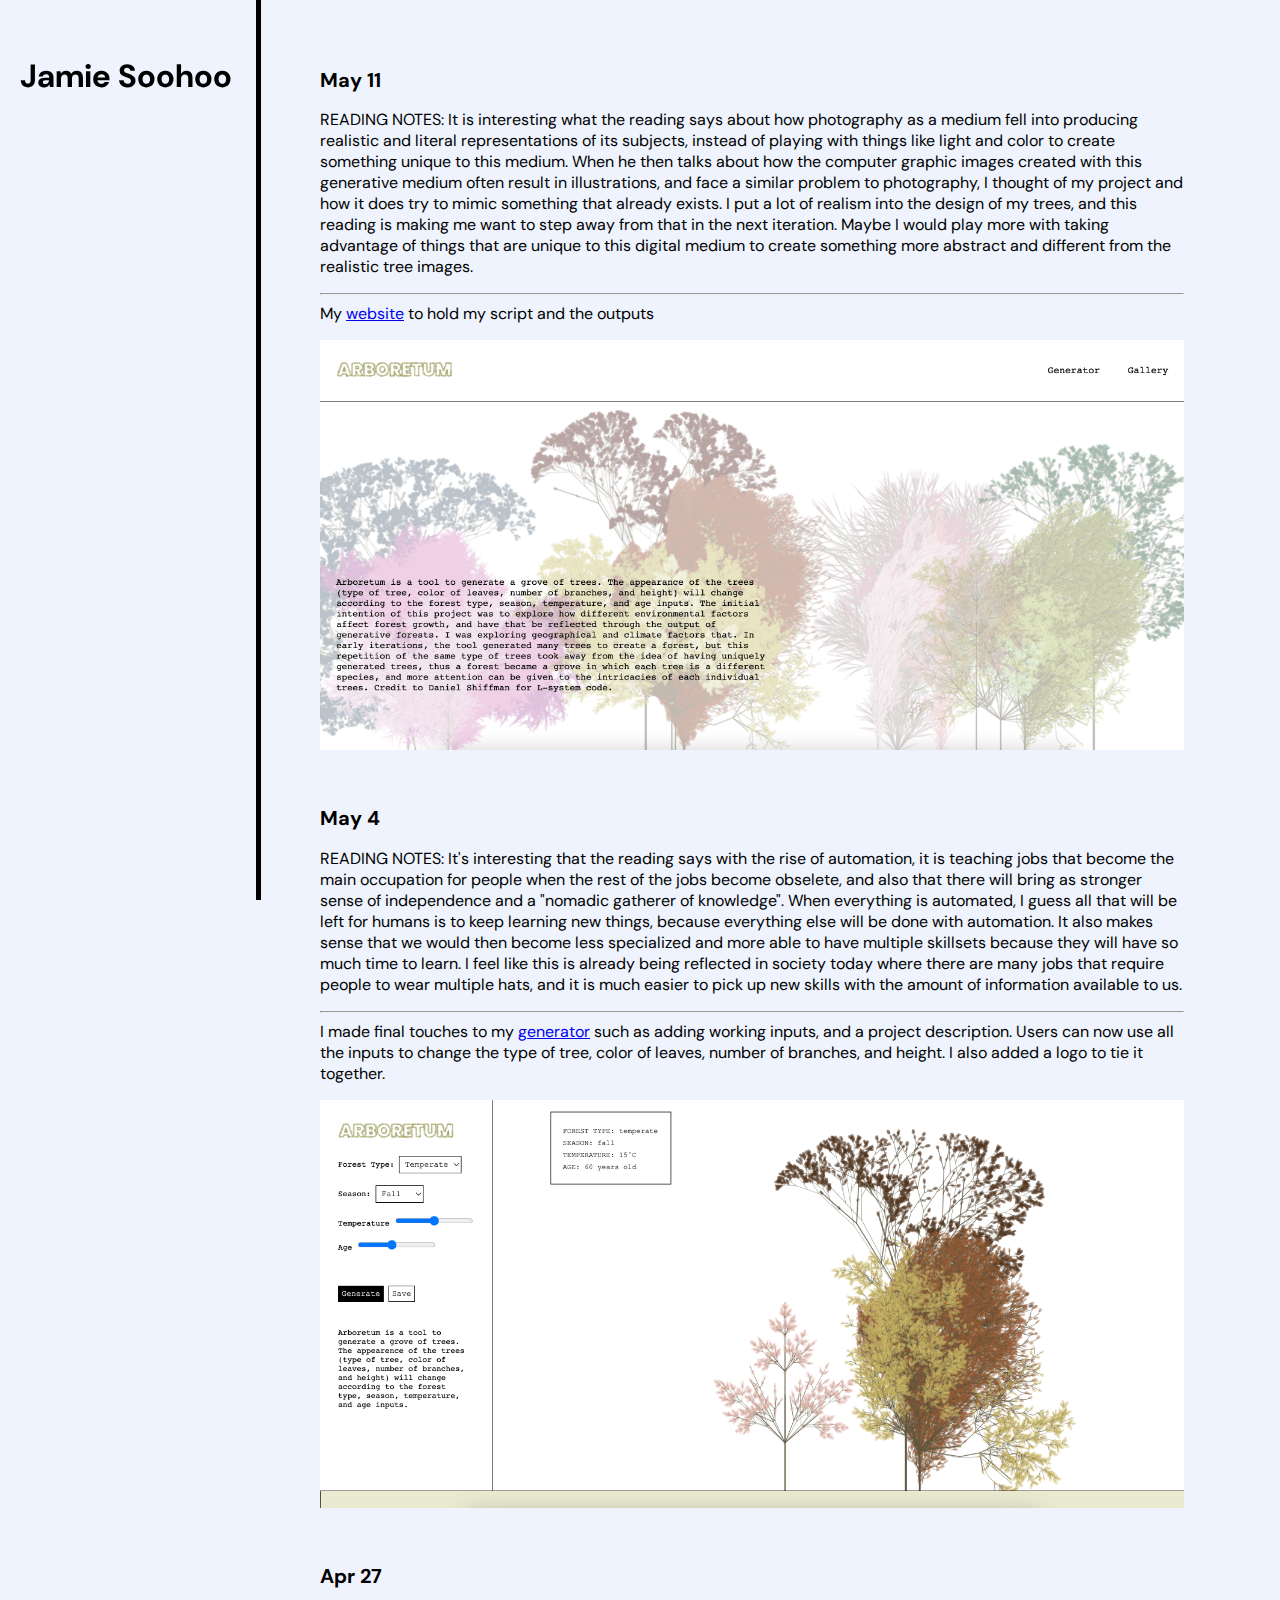
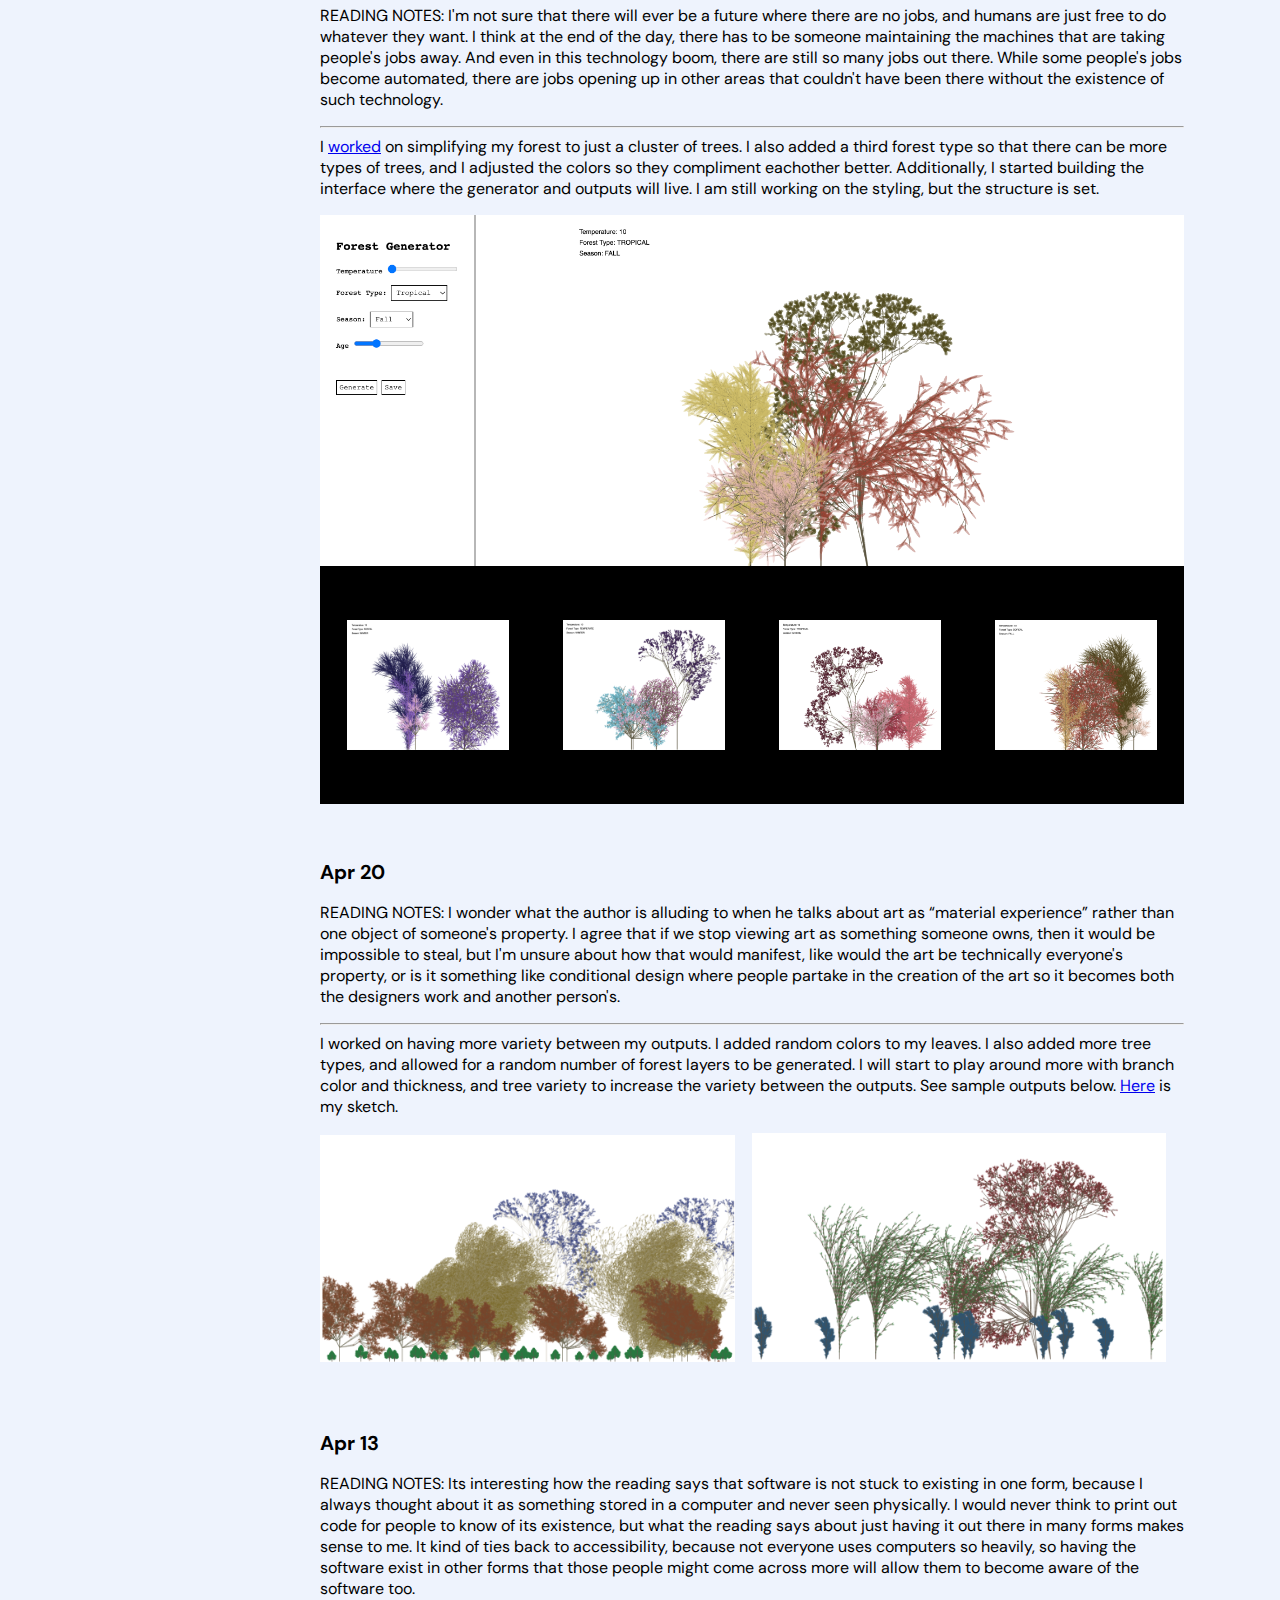
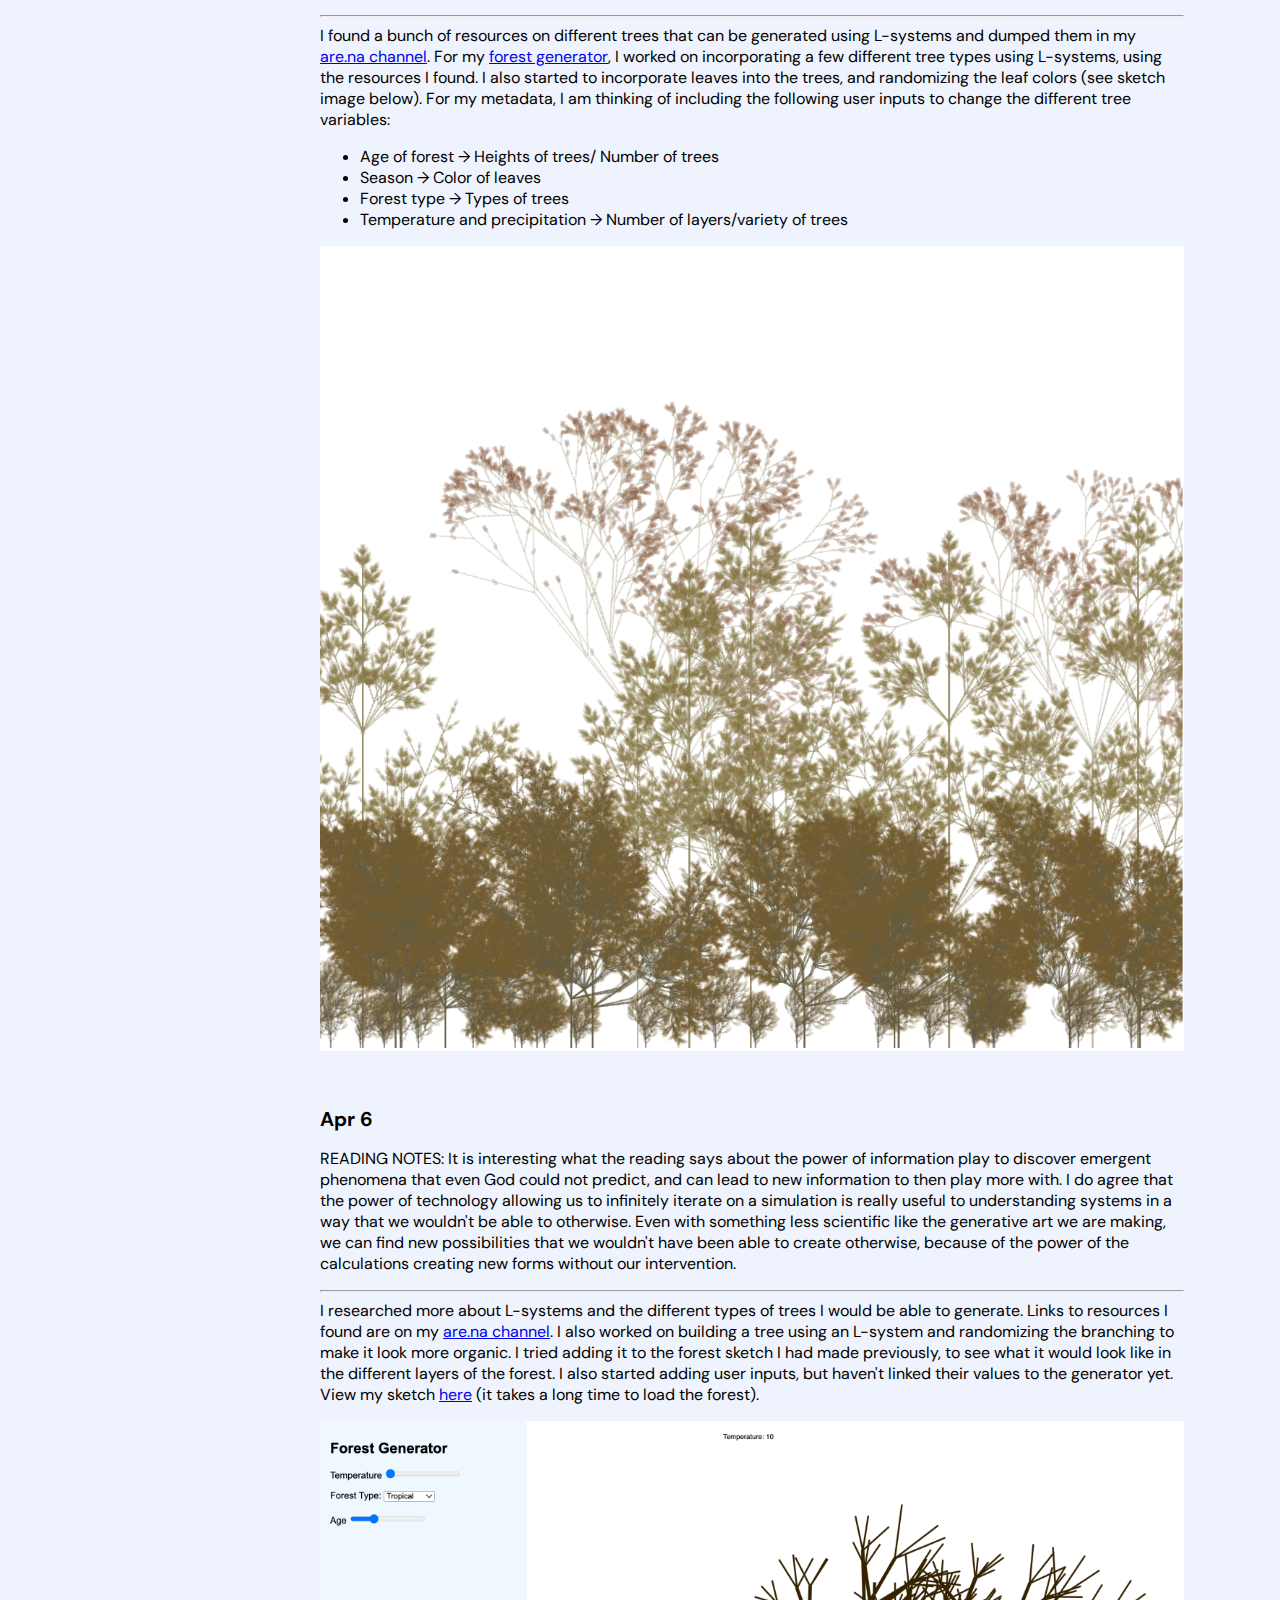
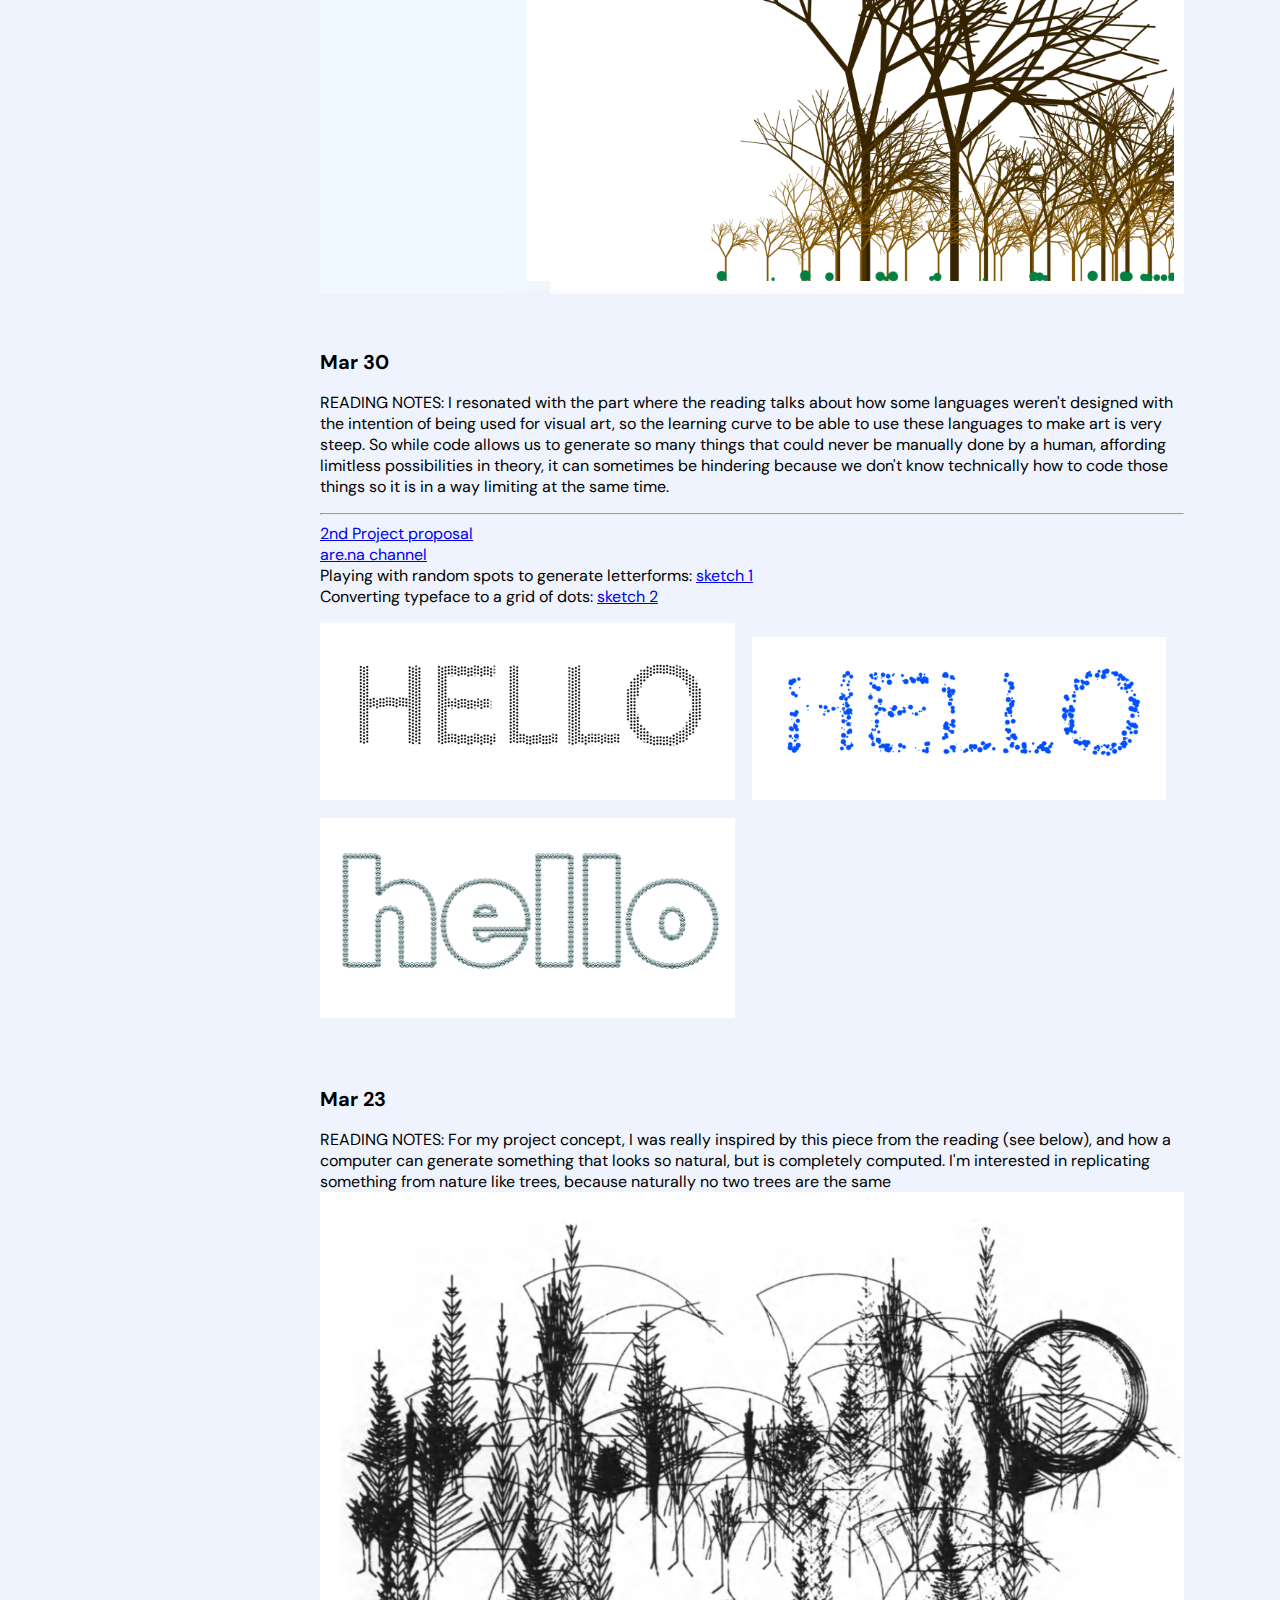
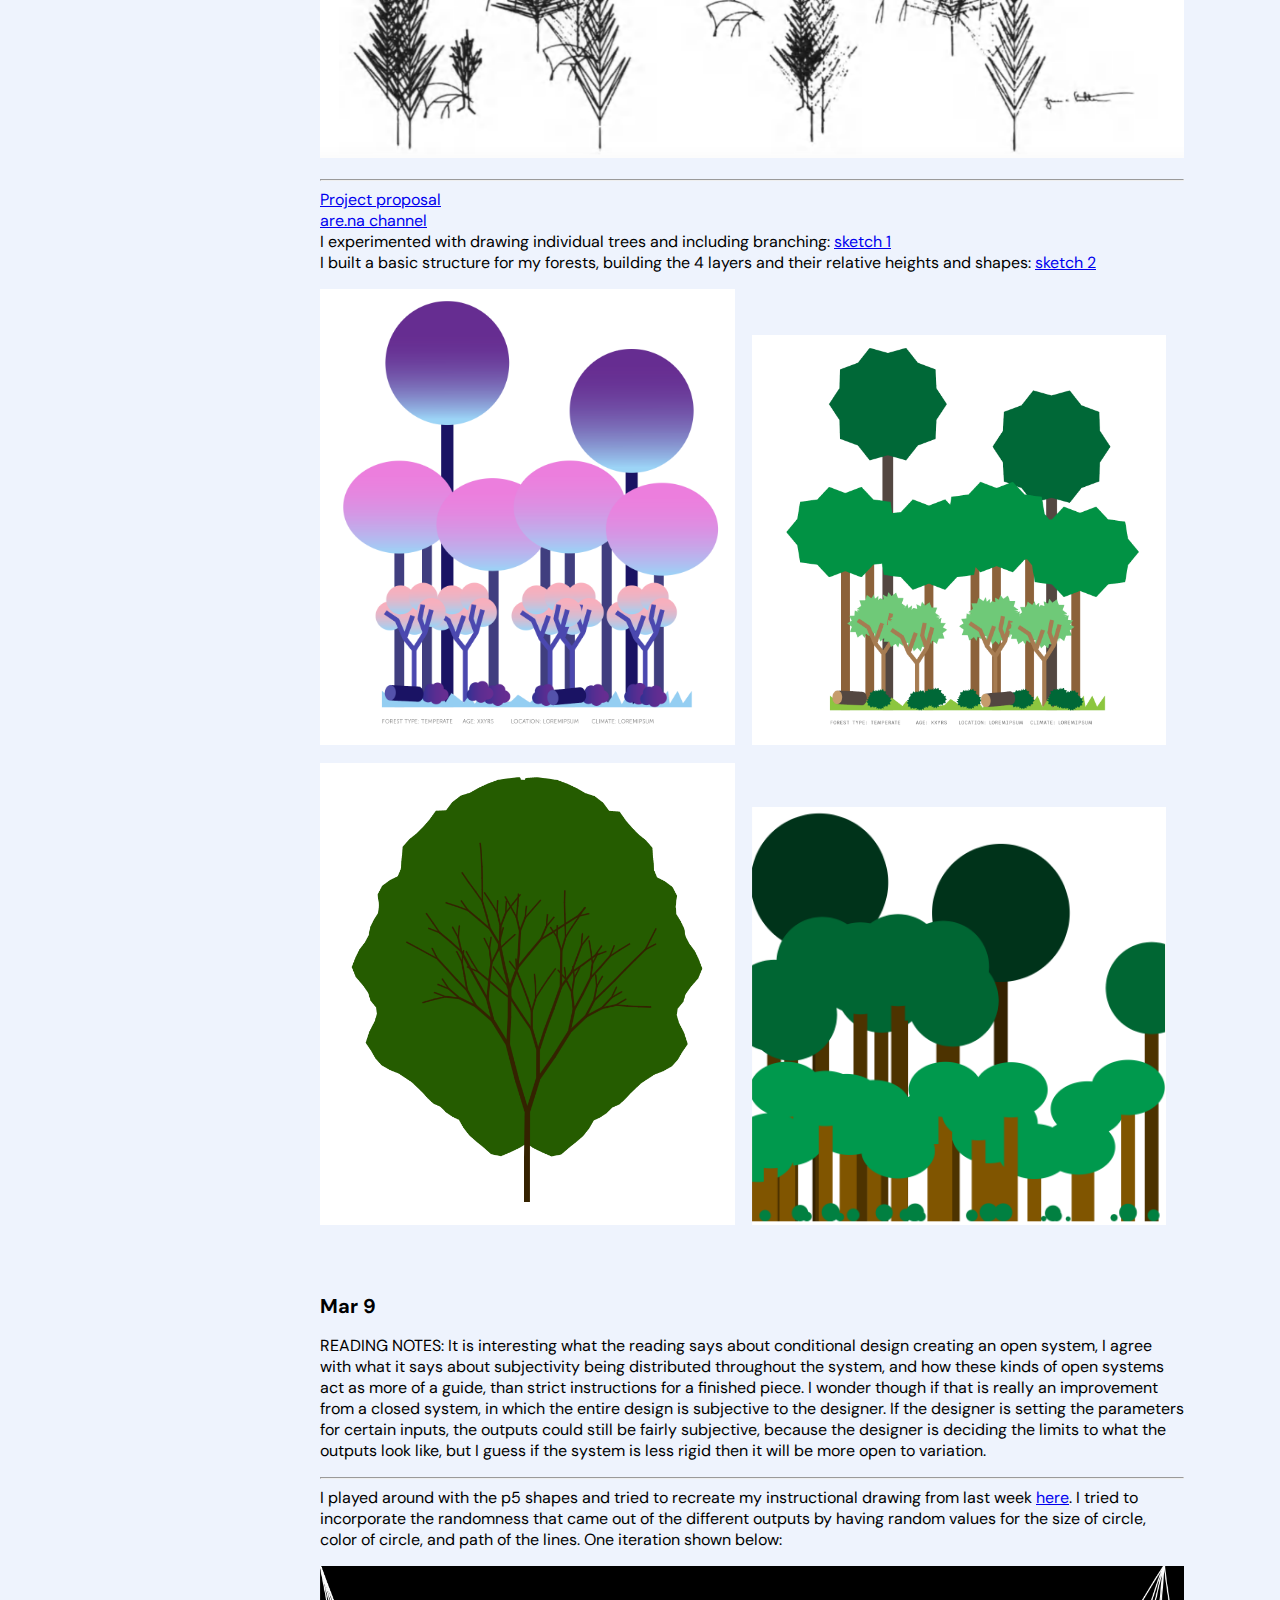
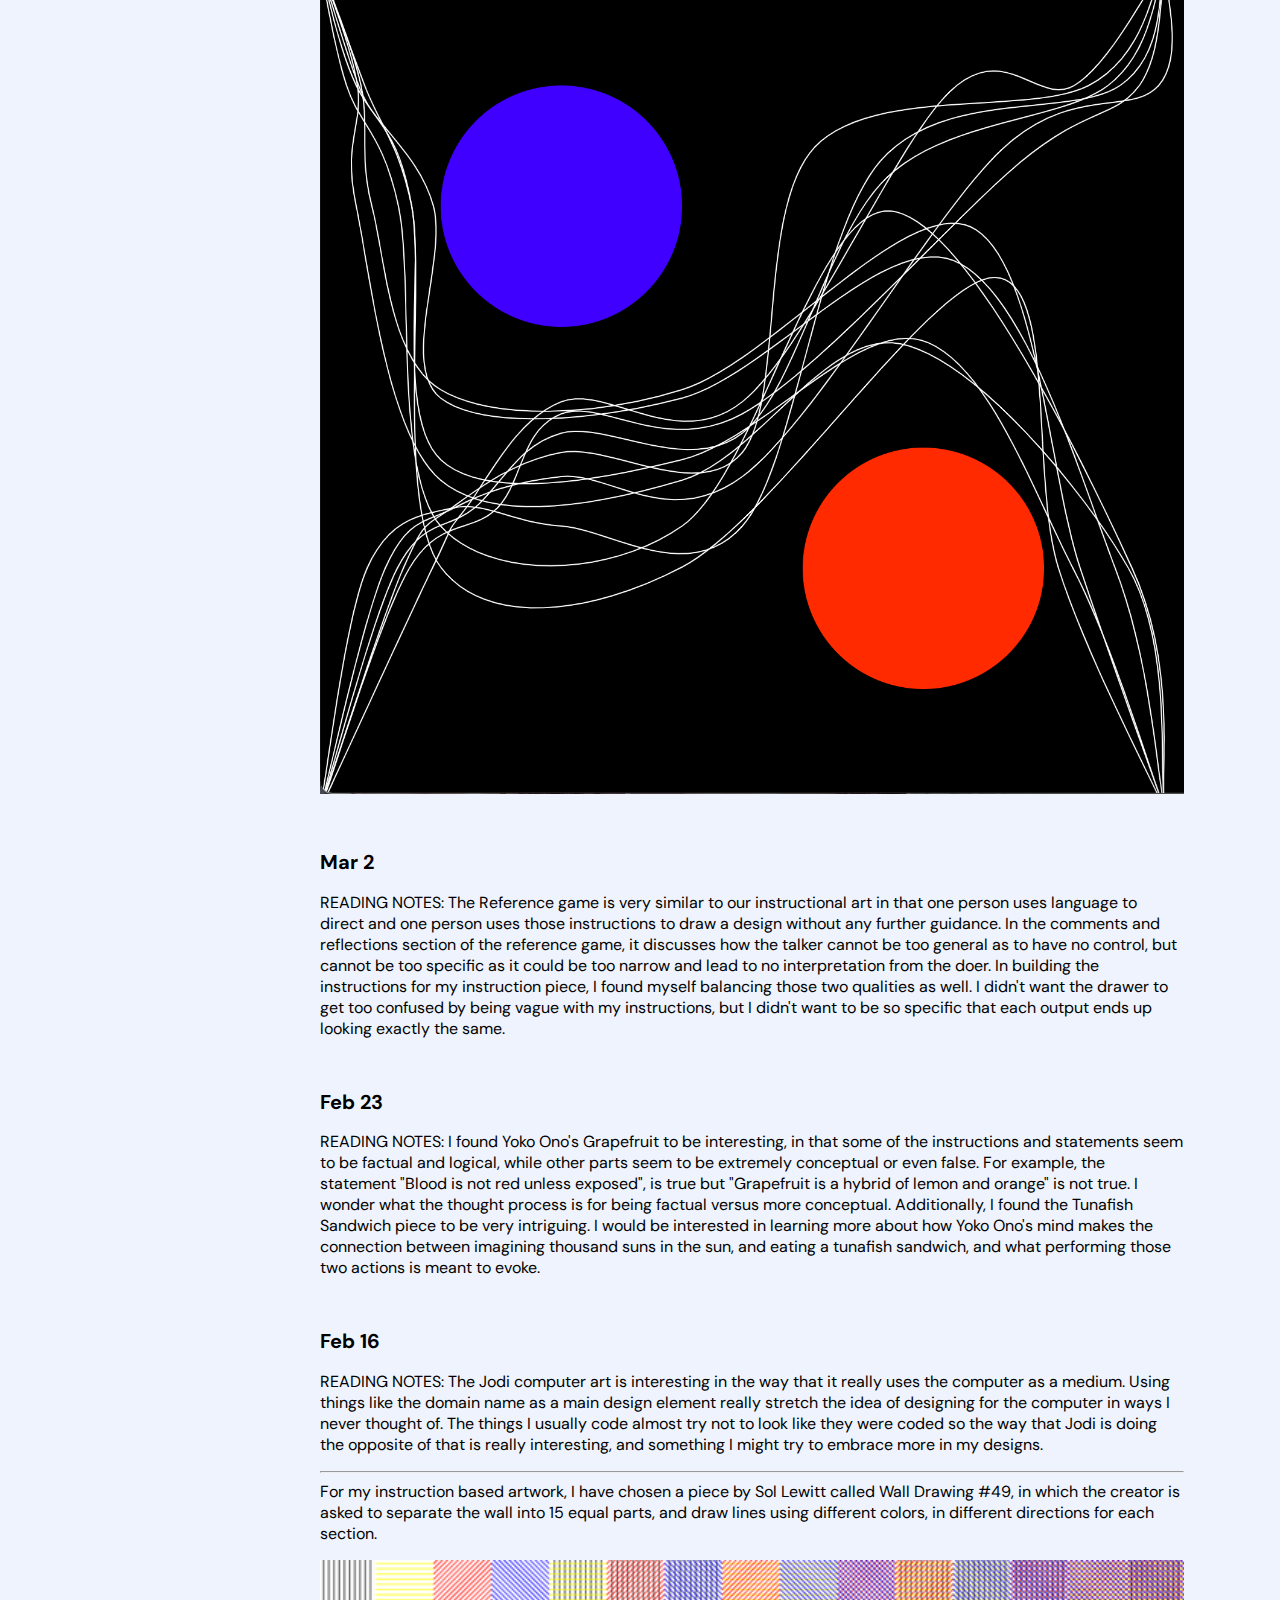
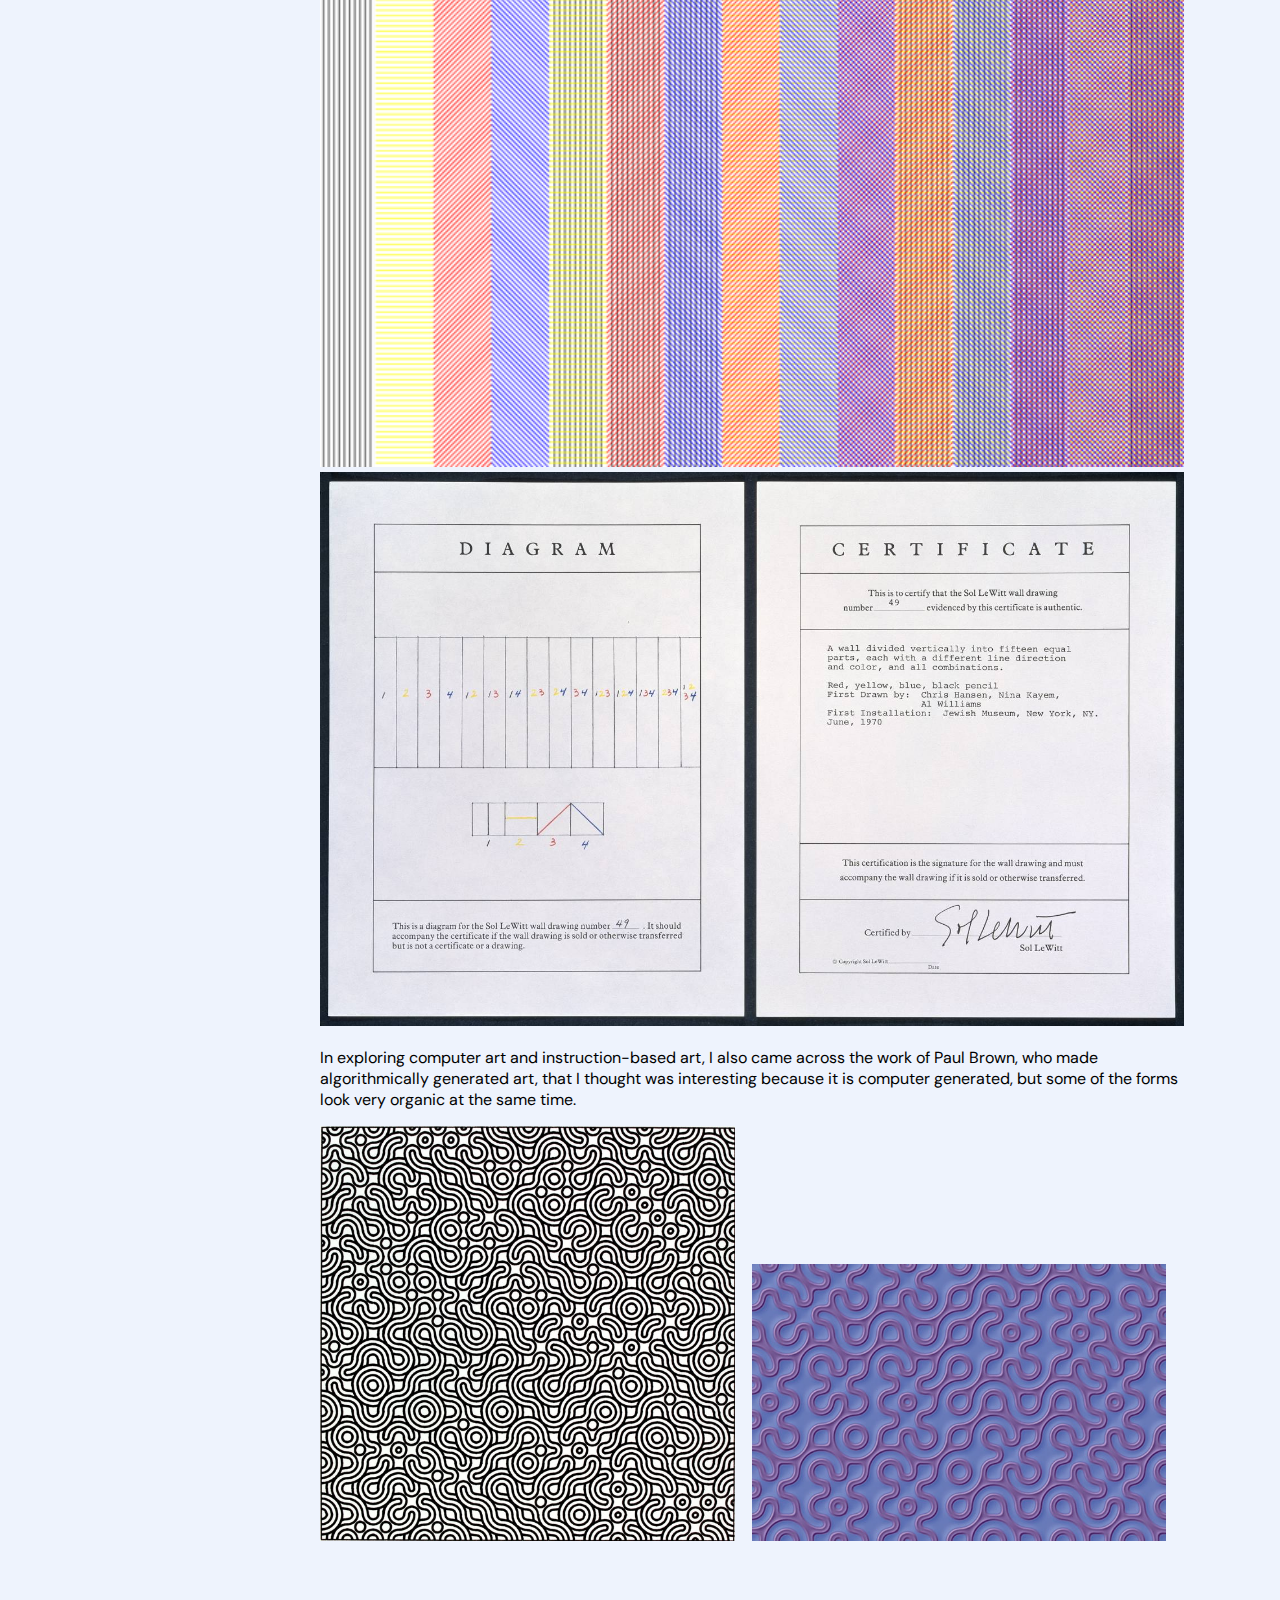
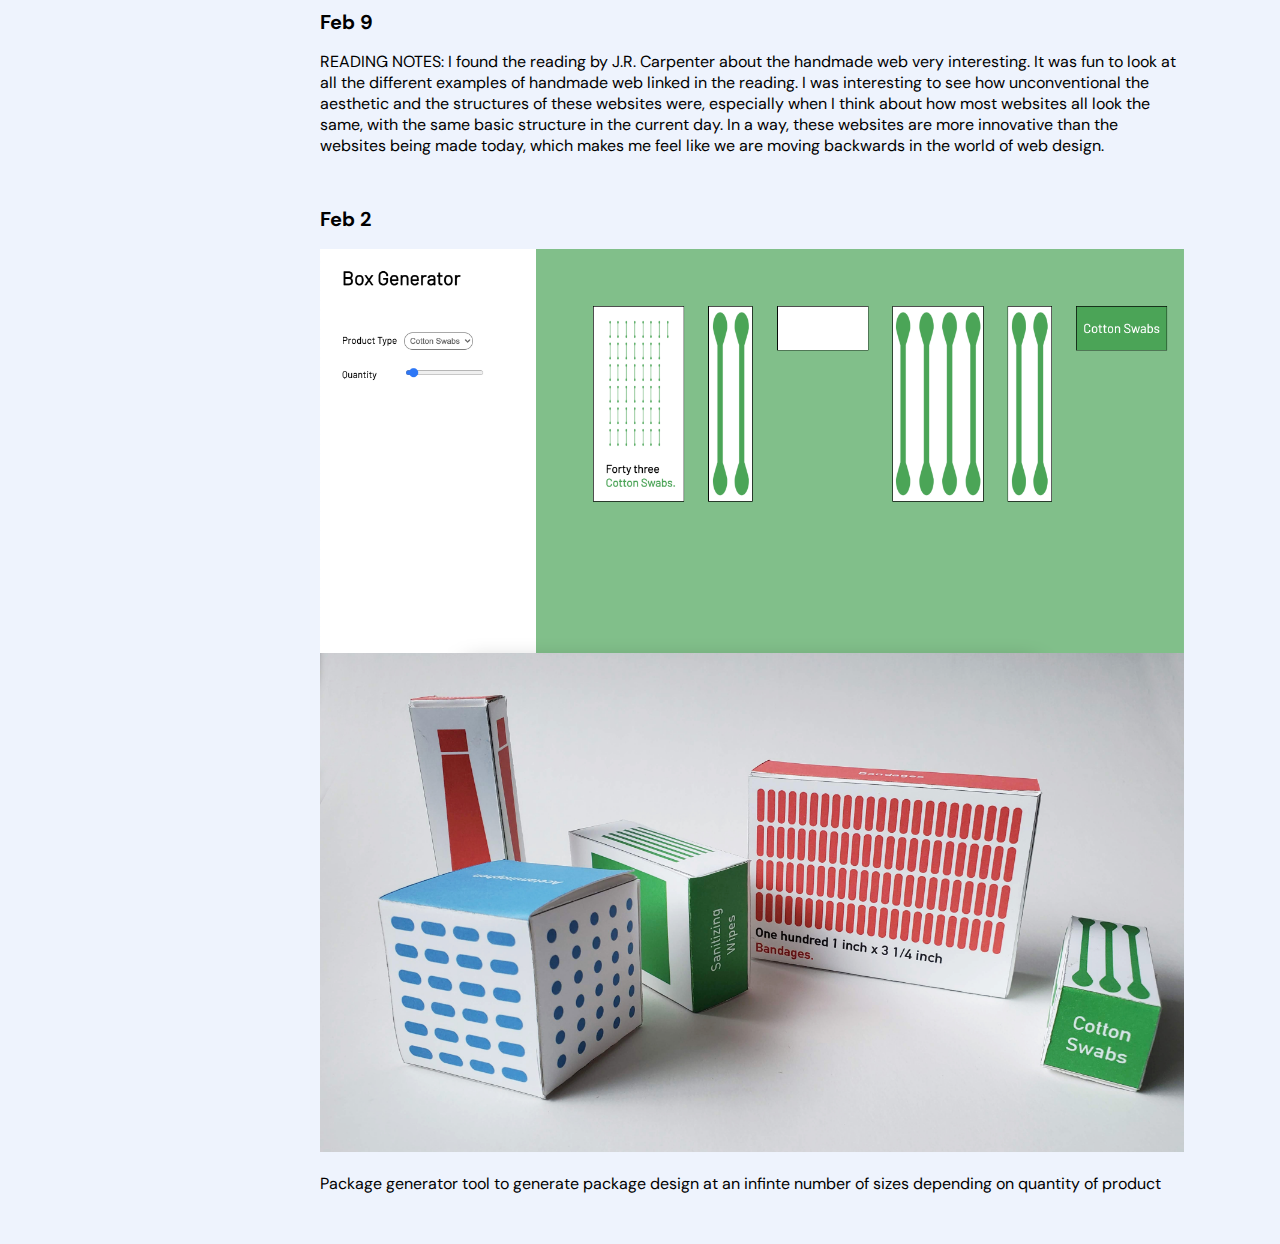
<file: index.html>
<!DOCTYPE html>
<!--[if lt IE 7]>      <html class="no-js lt-ie9 lt-ie8 lt-ie7"> <![endif]-->
<!--[if IE 7]>         <html class="no-js lt-ie9 lt-ie8"> <![endif]-->
<!--[if IE 8]>         <html class="no-js lt-ie9"> <![endif]-->
<!--[if gt IE 8]>      <html class="no-js"> <!--<![endif]-->
<html>
    <head>
        <meta charset="utf-8">
        <meta http-equiv="X-UA-Compatible" content="IE=edge">
        <title>a-generative-web</title>
        <meta name="description" content="">
        <meta name="viewport" content="width=device-width, initial-scale=1">
        <link rel="stylesheet" href="style.css">
    </head>
    <body>
        <!--[if lt IE 7]>
            <p class="browsehappy">You are using an <strong>outdated</strong> browser. Please <a href="#">upgrade your browser</a> to improve your experience.</p>
        <![endif]-->
        <div id="header">
            <h1>Jamie Soohoo</h1>
        </div>


        <div id="content">
            <!-- <div class="post">
                <h2 class="metadata">DATE</h2>
                <p>
                </p>
            </div> -->
            <div class="post">
                <h2 class="metadata">May 11</h2>
                <p>
                    READING NOTES: It is interesting what the reading says about how photography as a medium fell into producing realistic and literal
                    representations of its subjects, instead of playing with things like light and color to create something unique to this medium. When he 
                    then talks about how the computer graphic images created with this generative medium often result in illustrations, and face a similar 
                    problem to photography, I thought of my project and how it does try to mimic something that already exists. I put a lot of realism into the 
                    design of my trees, and this reading is making me want to step away from that in the next iteration. Maybe I would play more with 
                    taking advantage of things that are unique to this digital medium to create something more abstract and different from the realistic tree images.
                    <hr>
                    My <a href="arboretum/index.html">website</a> to hold my script and the outputs
                </p>
                <img src="images/5-11-22.png" class="post-image" >
            </div>

            <div class="post">
                <h2 class="metadata">May 4</h2>
                <p>
                    READING NOTES: It's interesting that the reading says with the rise of automation, it is teaching jobs that become the main 
                    occupation for people when the rest of the jobs become obselete, and also that there
                    will bring as stronger sense of independence and a "nomadic gatherer of knowledge". When everything is automated,
                    I guess all that will be left for humans is to keep learning new things, because everything else will be done with automation.
                    It also makes sense that we would then become less specialized and more able to have multiple skillsets because they will 
                    have so much time to learn. I feel like this is already being reflected in society today where there are many jobs that require
                    people to wear multiple hats, and it is much easier to pick up new skills with the amount of information available to us.
                    <hr>
                    I made final touches to my <a href="sketches/cluster/index.html">generator</a> such as adding working inputs,
                    and a project description. Users can now use all the inputs to change the type of tree, color of leaves, number of branches, and height.
                    I also added a logo to tie it together.
                </p>
                <img src="images/5-4-22.png" class="post-image" >
            </div>

            <div class="post">
                <h2 class="metadata">Apr 27</h2>
                <p>
                    READING NOTES: I'm not sure that there will ever be a future where there are no jobs, and humans are just free to do whatever 
                    they want. I think at the end of the day, there has to be someone maintaining the machines that are taking people's 
                    jobs away. And even in this technology boom, there are still so many jobs out there. While some people's jobs 
                    become automated, there are jobs opening up in other areas that couldn't have been there without the existence 
                    of such technology.
                    <hr>
                    I <a href="sketches/cluster/index.html">worked</a> on simplifying my forest to just a cluster of trees. I also
                    added a third forest type so that there can be more types of trees, and I adjusted the colors so they compliment
                    eachother better. Additionally, I started building the interface where the generator and outputs will live. I am
                    still working on the styling, but the structure is set.
                </p>
                <img src="images/4-27-22.png" class="post-image" >
            </div>

             <div class="post">
                <h2 class="metadata">Apr 20</h2>
                <p>
                    READING NOTES: I wonder what the author is alluding to when he talks about art as “material experience” rather than one object 
                    of someone's property. I agree that if we stop viewing art as something someone owns, then it would be impossible to steal, but I'm 
                    unsure about how that would manifest, like would the art be technically everyone's property, or is it something like conditional 
                    design where people partake in the creation of the art so it becomes both the designers work and another person's.
                    <hr>
                    I worked on having more variety between my outputs. I added random colors to my leaves. I also added more tree types, and
                    allowed for a random number of forest layers to be generated. I will start to play around more with branch color and thickness,
                    and tree variety to increase the variety between the outputs. See sample outputs below.
                    <a href="sketches/forest/index.html">Here</a> is my sketch.
                </p>
                <img src="images/4-20-22.png" class="post-image-small" >
                <img src="images/4-20-22-1.png" class="post-image-small" >
            </div>

             <div class="post">
                <h2 class="metadata">Apr 13</h2>
                <p>
                    READING NOTES: Its interesting how the reading says that software is not stuck to existing in one form, because I always 
                    thought about it as something stored in a computer and never seen physically. I would never think to print 
                    out code for people to know of its existence, but what the reading says about just having it out there in 
                    many forms makes sense to me. It kind of ties back to accessibility, because not everyone uses computers so
                     heavily, so having the software exist in other forms that those people might come across more will allow 
                     them to become aware of the software too.
                     <hr>
                    I found a bunch of resources on different trees that can be generated using L-systems and dumped them in
                    my <a href="https://www.are.na/share/lcjCjPc">are.na channel</a>.
                    For my <a href="sketches/forest/index.html">forest generator</a>, I worked on incorporating a few different
                    tree types using L-systems, using the resources I found. I also started to incorporate leaves into the trees,
                    and randomizing the leaf colors (see sketch image below). For my metadata, I am thinking of including the following user inputs
                    to change the different tree variables:
                    <ul>
                        <li>Age of forest → Heights of trees/ Number of trees</li>

                        <li>Season → Color of leaves</li>
                        
                        <li>Forest type → Types of trees</li>

                        <li>Temperature and precipitation → Number of layers/variety of trees</li>
                    </ul>
                </p>
                <img src="images/4-13-22.png" class="post-image" >

            </div>


            <div class="post">
                <h2 class="metadata">Apr 6</h2>
                <p> 
                    READING NOTES: It is interesting what the reading says about the power of information play to discover emergent 
                    phenomena that even God could not predict, and can lead to new information to then play more with.
                    I do agree that the power of technology allowing us to infinitely iterate on a simulation is really useful 
                    to understanding systems in a way that we wouldn't be able to otherwise. Even with something less scientific like the
                    generative art we are making, we can find new possibilities that we wouldn't have been able to create otherwise, because
                    of the power of the calculations creating new forms without our intervention.
                    <hr>
                    I researched more about L-systems and the different types of trees I would be able to generate.
                    Links to resources I found are on my <a href="https://www.are.na/share/lcjCjPc">are.na channel</a>.
                    I also worked on building a tree using an L-system and randomizing the branching to make it look
                    more organic. I tried adding it to the forest sketch I had made previously, to see what it would
                    look like in the different layers of the forest. I also started adding user inputs, but haven't 
                    linked their values to the generator yet. View my sketch <a href="sketches/4-3-22/index.html">here</a>
                    (it takes a long time to load the forest).
                
                </p>
                <img src="images/4-6-22.png" class="post-image" >

            </div>

            <div class="post">
                <h2 class="metadata">Mar 30</h2>
                <p>
                    READING NOTES: I resonated with the part where the reading talks about how some languages weren't designed with the 
                    intention of being used for visual art, so the learning curve to be able to use these languages to make 
                    art is very steep. So while code allows us to generate so many things that could never be manually done 
                    by a human, affording limitless possibilities in theory, it can sometimes be hindering because we don't know 
                    technically how to code those things so it is in a way limiting at the same time.
                    <hr>
                    <a href="https://docs.google.com/presentation/d/1gSaKZX16iMXDjwG1L9bgCqKtgs3j1Bo3wBEYb3hrIu0/edit?usp=sharing">2nd Project proposal</a><br>
                    <a href="https://www.are.na/share/kVWFiUd">are.na channel</a><br>
                    Playing with random spots to generate letterforms: <a href="sketches/3-28-22/index.html">sketch 1</a> <br>
                    Converting typeface to a grid of dots: <a href="sketches/3-28-22-2/index.html">sketch 2</a>
                </p>
                <img src="images/Sketches2/1.png" class="post-image-small" >
                    <img src="images/Sketches2/2.png" class="post-image-small" >
                    <img src="images/Sketches2/3.png" class="post-image-small" >
            </div>

             <div class="post">
                <h2 class="metadata">Mar 23</h2>
                <p>
                    READING NOTES: For my project concept, I was really inspired by this piece from the reading (see below), 
                    and how a computer can generate something that looks so natural, but is completely computed. I'm interested in replicating something 
                    from nature like trees, because naturally no two trees are the same <br>
                    <img src="images/3-23-22.png" class="post-image" >
                    <hr>
                    <a href="https://docs.google.com/presentation/d/1ByGYD5YkY-Sp238HaCmTJU-CPxf_t0C7Jgxa2VRmHvE/edit?usp=sharing">Project proposal</a><br>
                    <a href="https://www.are.na/share/lcjCjPc">are.na channel</a><br>
                    I experimented with drawing individual trees and including branching: <a href="sketches/3-21-22/index.html">sketch 1</a> <br>
                    I built a basic structure for my forests, building the 4 layers and their relative heights and shapes: <a href="sketches/3-22-22/index.html">sketch 2</a>
    
                </p>
                <img src="images/sketch1.png" class="post-image-small" >
                <img src="images/sketch2.png" class="post-image-small" >
                <img src="images/codesketch1.png" class="post-image-small" >
                <img src="images/codesketch2.png" class="post-image-small" >
            </div>

            <div class="post">
                <h2 class="metadata">Mar 9</h2>
                <p>
                    READING NOTES: It is interesting what the reading says about conditional design creating an open system, I agree 
                    with what it says about subjectivity being distributed throughout the system, and how these kinds
                     of open systems act as more of a guide, than strict instructions for a finished piece. I wonder 
                     though if that is really an improvement from a closed system, in which the entire design is subjective
                      to the designer. If the designer is setting the parameters for certain inputs, the outputs could still
                       be fairly subjective, because the designer is deciding the limits to what the outputs look like, but 
                       I guess if the system is less rigid then it will be more open to variation.
                    <hr>
                    I played around with the p5 shapes and tried to recreate my instructional drawing
                    from last week <a href="shape/index.html">here</a>. I tried to incorporate the randomness that came out 
                    of the different outputs by having random values for the size of circle, color of circle, and path of the lines.
                    One iteration shown below:
                </p>
                <img src="images/Jamie shape sketch.png" class="post-image" >
            </div>

            <div class="post">
                <h2 class="metadata">Mar 2</h2>
                 <p>
                    READING NOTES: The Reference game is very similar to our instructional art in that one person uses language to direct and one person 
                    uses those instructions to draw a design without any further guidance. In the comments and reflections section of the
                     reference game, it discusses how the talker cannot be too general as to have no control, but cannot be too specific 
                     as it could be too narrow and lead to no interpretation from the doer. In building the instructions for my instruction 
                     piece, I found myself balancing those two qualities as well. I didn't want the drawer to get too confused by being 
                     vague with my instructions, but I didn't want to be so specific that each output ends up looking exactly the same.
                </p>
            </div>

            <div class="post">
                <h2 class="metadata">Feb 23</h2>
                <p>READING NOTES: I found Yoko Ono's Grapefruit to be interesting, in that some of the instructions 
                    and statements seem to be factual and logical, while other parts seem to be extremely
                    conceptual or even false. For example, the statement "Blood is not red unless exposed", is true
                    but "Grapefruit is a hybrid of lemon and orange" is not true. I wonder what the thought process is
                    for being factual versus more conceptual. Additionally, I found the Tunafish Sandwich 
                    piece to be very intriguing. I would be interested in learning more about how Yoko Ono's mind makes the 
                    connection between imagining thousand suns in the sun, and eating a tunafish sandwich, and what
                    performing those two actions is meant to evoke.
                </p>
            </div>

            <div class="post">
                <h2 class="metadata">Feb 16</h2>
                <p>
                    READING NOTES: The Jodi computer art is interesting in the way that it really uses the computer as a medium. 
                    Using things like the domain name as a main design element really stretch the idea of designing for the computer
                    in ways I never thought of. The things I usually code almost try not to look like they were coded so the way
                    that Jodi is doing the opposite of that is really interesting, and something I might try to embrace more in my designs.
                    <hr>
                    
                    For my instruction based artwork, I have chosen a piece by Sol Lewitt
                    called Wall Drawing #49, in which the creator is asked to separate the wall 
                    into 15 equal parts, and draw lines using different colors, in different directions
                    for each section.
                </p>
                <img src="images/sol_lewitt1.png" 
                class="post-image" >
                <img src="images/sol_lewitt2.jpg" 
                class="post-image" >
                <p>In exploring computer art and instruction-based art, I also came across the work of Paul Brown,
                    who made algorithmically generated art, that I thought was interesting because it is computer 
                    generated, but some of the forms look very organic at the same time.
                </p>
                <img src="images/paul_brown1.jpg" 
                class="post-image-small" >
                <img src="images/paul_brown2.jpg" 
                class="post-image-small" >
            </div>


            <div class="post">
                <h2 class="metadata">Feb 9</h2>
                <p>READING NOTES: I found the reading by J.R. Carpenter about the handmade web very interesting. It was fun to look at all the different examples of handmade web linked in the reading. 
                    I was interesting to see how unconventional the aesthetic and the structures of these websites were, especially when I think about how most websites all look the same,
                     with the same basic structure in the current day. In a way, these websites are more innovative than the websites being made today, which makes me feel like we are 
                     moving backwards in the world of web design.
                </p>
            </div>

            <div class="post">
                <h2 class="metadata">Feb 2</h2>
                <img src="images/Project.png" 
                alt="Package generator tool and image of printed packages" 
                title="Package generator tool to generate package design at an infinte number of sizes depending on quantity of product"
                class="post-image"
                >
                <p>Package generator tool to generate package design at an infinte number of sizes depending on quantity of product</p>
            </div>

            <!-- <details>
                <summary>Feb 2</summary>
                <img src="images/Project.png" 
                alt="Package generator tool and image of printed packages" 
                title="Package generator tool to generate package design at an infinte number of sizes depending on quantity of product"
                id="project-image"
                >
                <p>Package generator tool to generate package design at an infinte number of sizes depending on quantity of product</p>
                </details> -->

        </div>

        <script src="" async defer></script>
    </body>
</html>
</file>
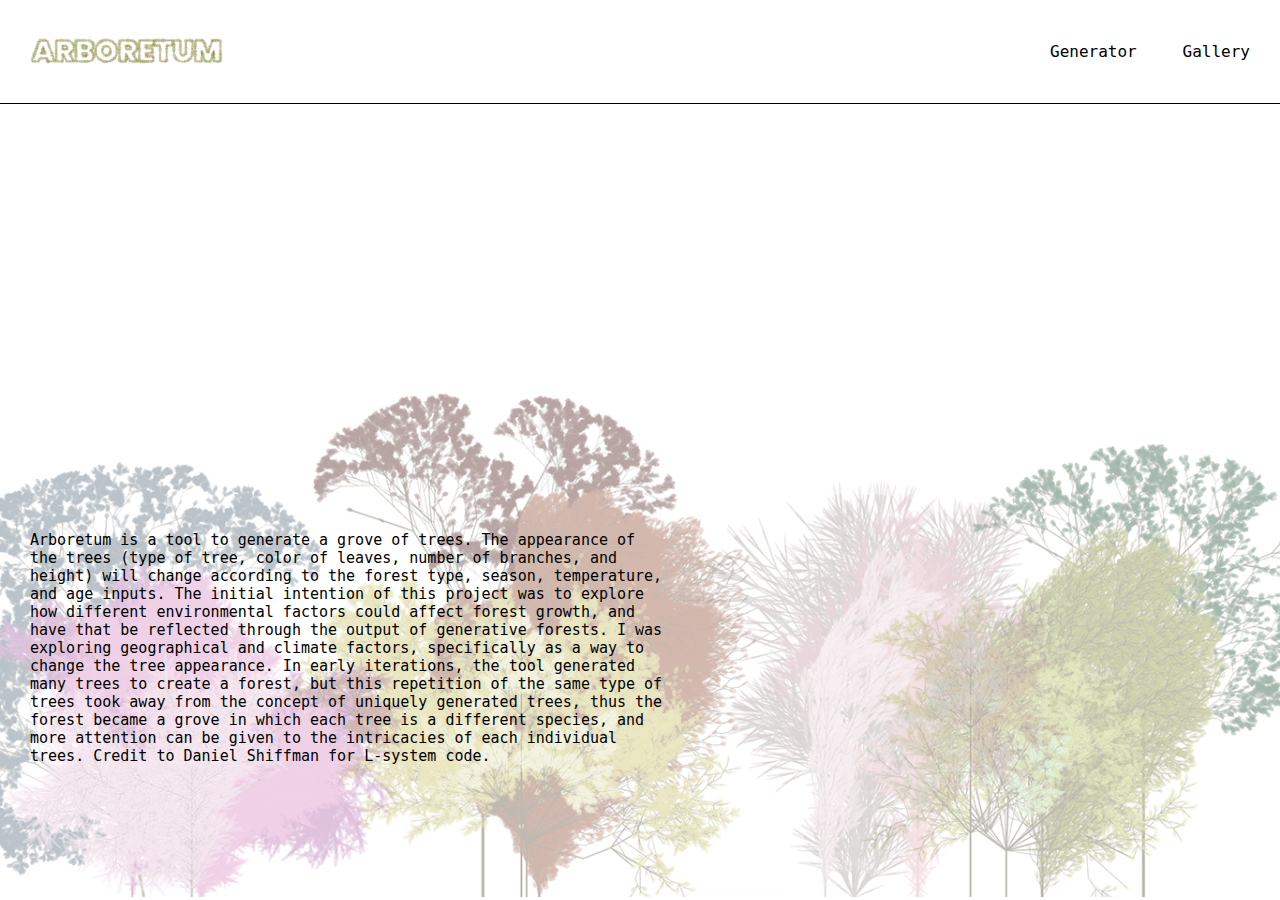
<file: arboretum/index.html>
<!DOCTYPE html>
<html lang="en">
  <head>
    <meta charset="utf-8" />
    <meta name="viewport" content="width=device-width, initial-scale=1.0">

    <title>Arboretum</title>

    <link rel="stylesheet" type="text/css" href="style.css">

    <script src="libraries/p5.min.js"></script>
    <script src="libraries/p5.sound.min.js"></script>
  </head>

<body>
<div id="navigation">
  <a href="index.html"><img src="images/logo.png" style="height: 40px; width:auto;"></a>
  <div class="page-links">
      <a href="generator.html" class="link">Generator</a>
      <a href="gallery.html" class = "link">Gallery</a>
  </div>
</div>

<div id="hero"> <img src="images/hero-image.png" style="width:100%; height:auto;"> </div>

  <p>Arboretum is a tool to generate a grove of trees. The appearance of the trees 
    (type of tree, color of leaves, number of branches, and height) will change according
     to the forest type, season, temperature, and age inputs. The initial intention of this
      project was to explore how different environmental factors could affect forest growth, and have 
      that be reflected through the output of generative forests. I was exploring geographical 
      and climate factors, specifically as a way to change the tree appearance. In early iterations, the tool generated many trees to create a 
      forest, but this repetition of the same type of trees took away from the concept of 
      uniquely generated trees, thus the forest became a grove in which each tree is a different species, 
      and more attention can be given to the intricacies of each individual trees. Credit to Daniel Shiffman
      for L-system code.</p>





    <script src="script.js"></script>

  </body>
</html>
</file>
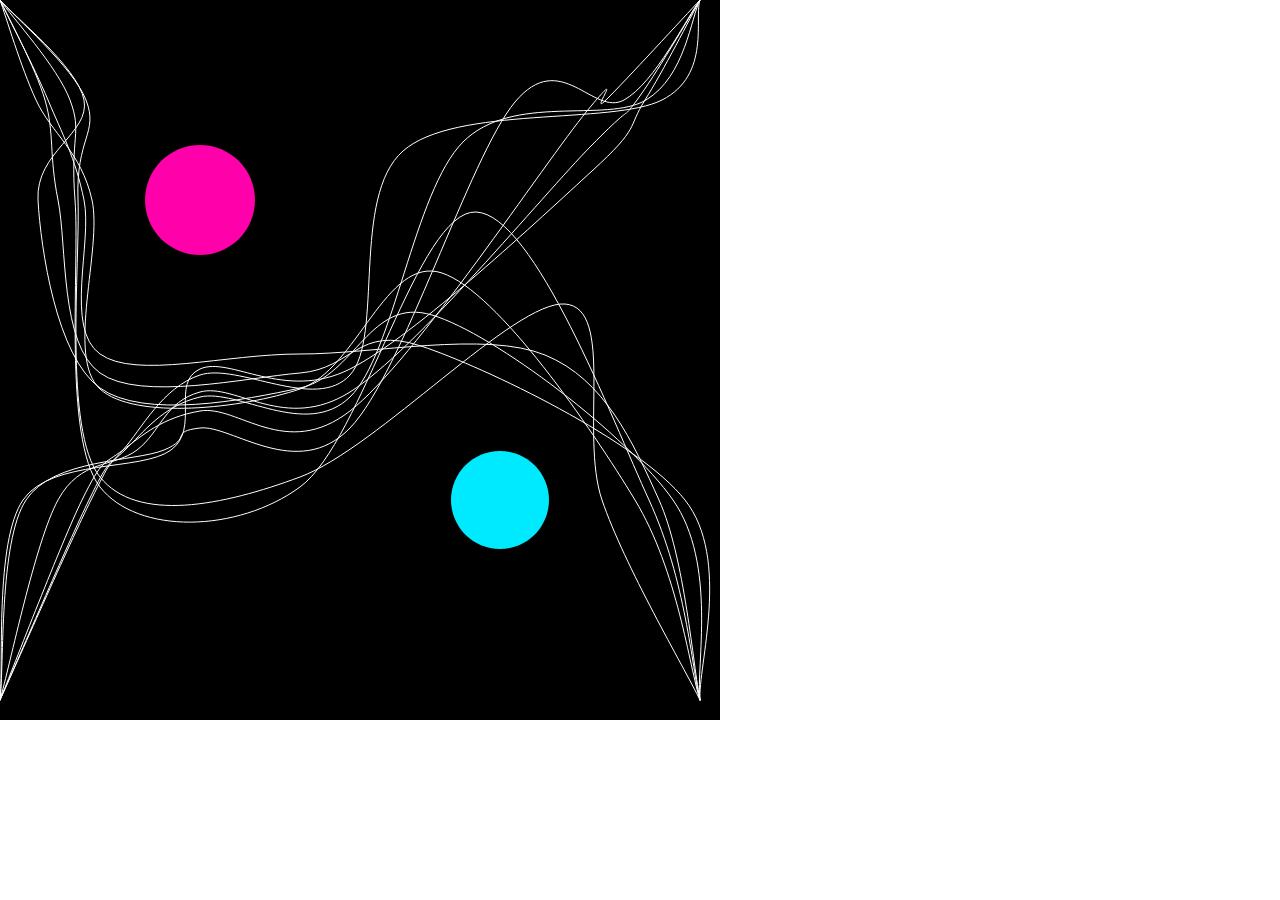
<file: shape/index.html>
<!DOCTYPE html>
<html lang="en">
  <head>
    <meta charset="utf-8" />
    <meta name="viewport" content="width=device-width, initial-scale=1.0">

    <title>Sketch</title>

    <link rel="stylesheet" type="text/css" href="style.css">

    <script src="libraries/p5.min.js"></script>
    <script src="libraries/p5.sound.min.js"></script>
  </head>

  <body>
    <script src="sketch.js"></script>
  </body>
</html>
</file>
<file: face.html>
<!DOCTYPE html>
<!--[if lt IE 7]>      <html class="no-js lt-ie9 lt-ie8 lt-ie7"> <![endif]-->
<!--[if IE 7]>         <html class="no-js lt-ie9 lt-ie8"> <![endif]-->
<!--[if IE 8]>         <html class="no-js lt-ie9"> <![endif]-->
<!--[if gt IE 8]>      <html class="no-js"> <!--<![endif]-->
<html>
    <head>
        <meta charset="utf-8">
        <meta http-equiv="X-UA-Compatible" content="IE=edge">
        <title></title>
        <meta name="description" content="">
        <meta name="viewport" content="width=device-width, initial-scale=1">
        <link rel="stylesheet" href="">
    </head>
    <body>
        <!--[if lt IE 7]>
            <p class="browsehappy">You are using an <strong>outdated</strong> browser. Please <a href="#">upgrade your browser</a> to improve your experience.</p>
        <![endif]-->

        <p><input type="color"> &nbsp;&nbsp;&nbsp;&nbsp;&nbsp;&nbsp;&nbsp;&nbsp;&nbsp;&nbsp;&nbsp; <input type="color"></p>
        <p>&nbsp;&nbsp;&nbsp;&nbsp;&nbsp;&nbsp;&nbsp;&nbsp;&nbsp;&nbsp;&nbsp;&nbsp;&nbsp;&nbsp;&nbsp;<input type="button" value="    "></p>
        <!-- <br> -->
        <input type="password" value="aasdfkajsd;lfjasaasdfkajsd;lfjas">
        
        <script src="" async defer></script>
    </body>
</html>
</file>
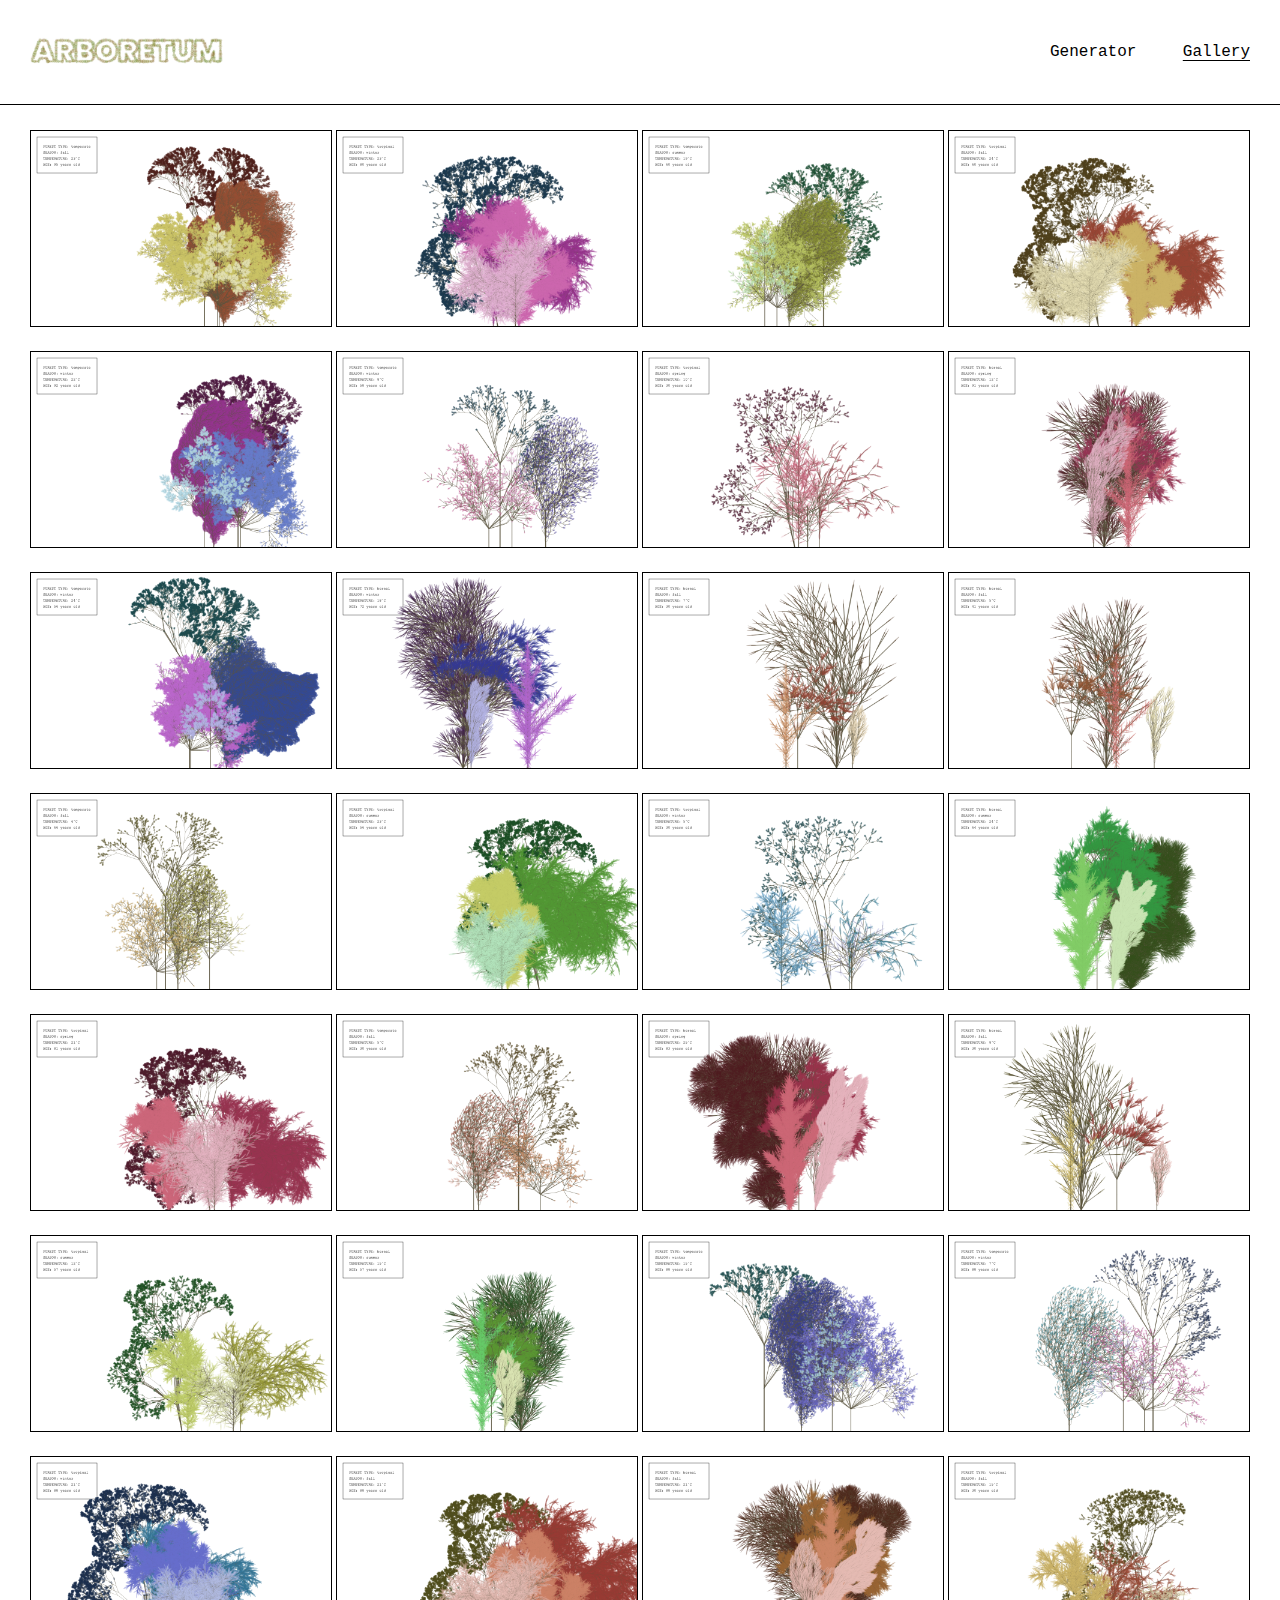
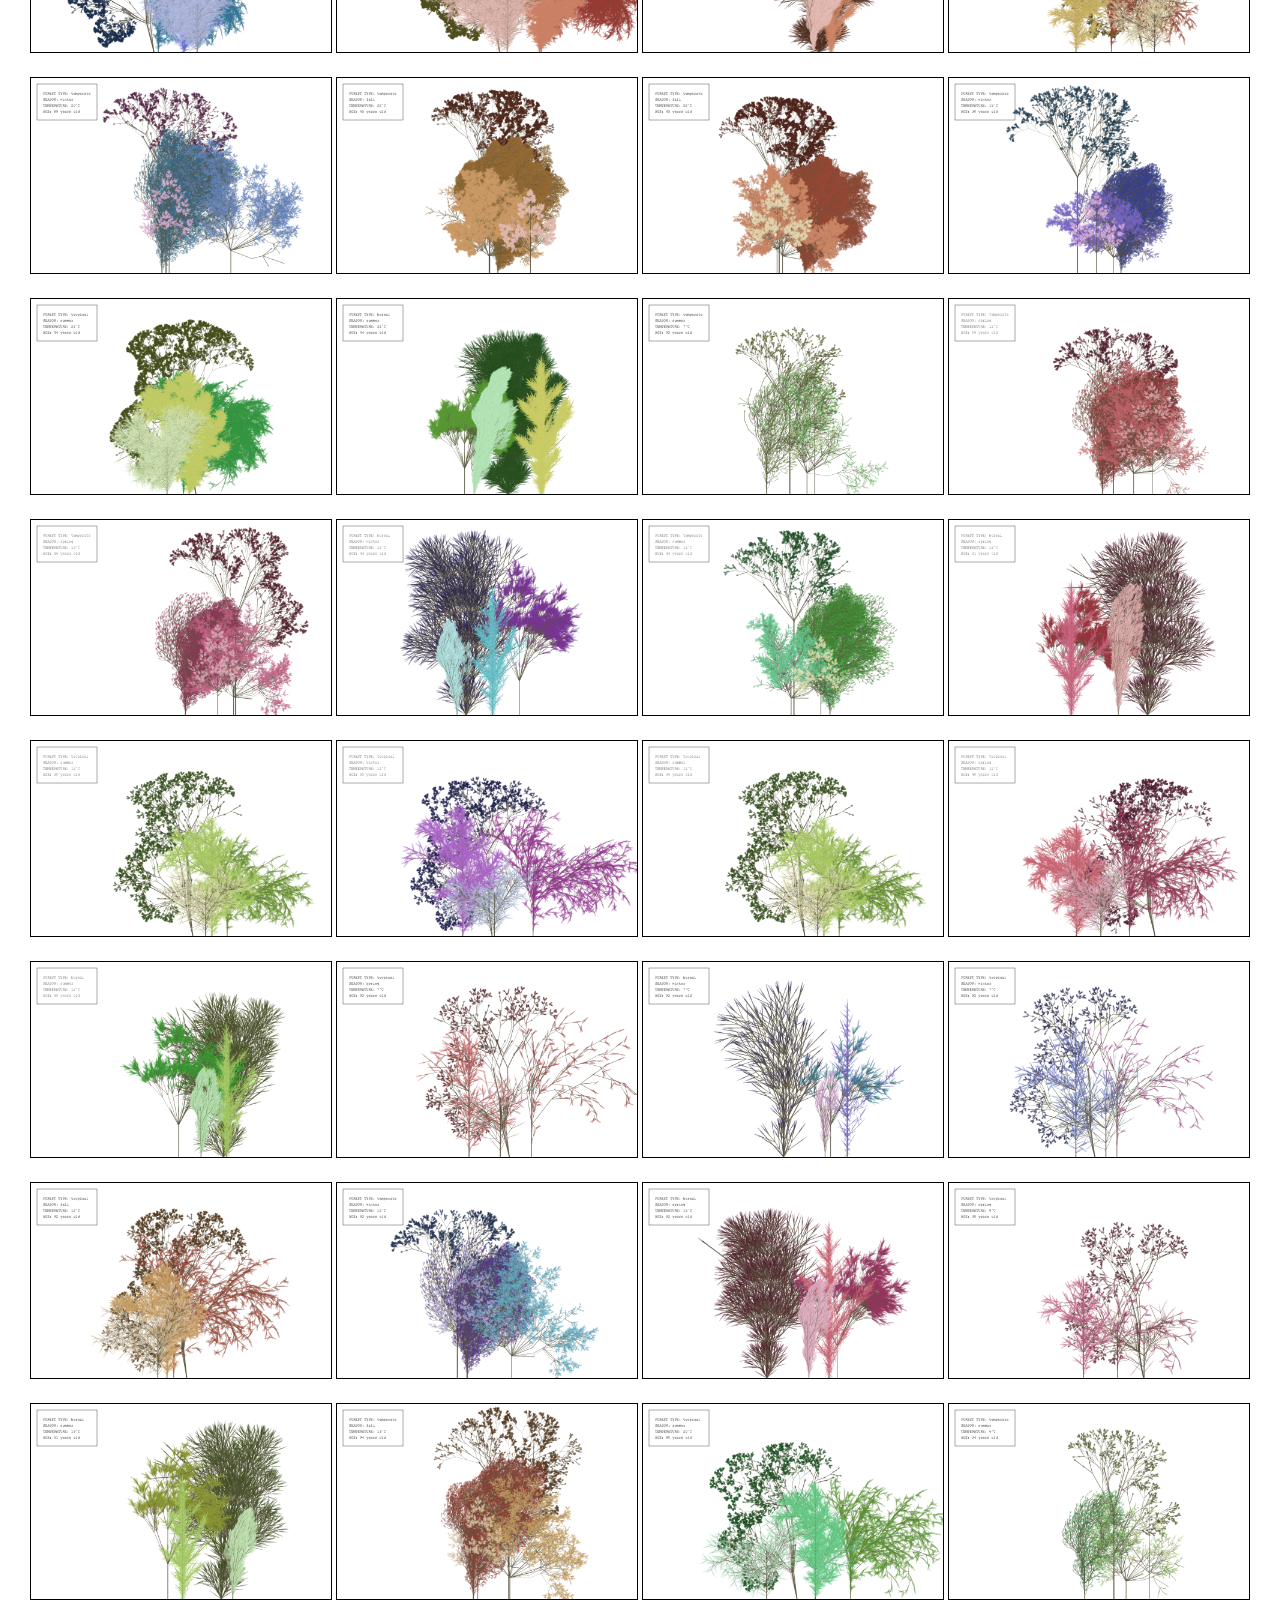
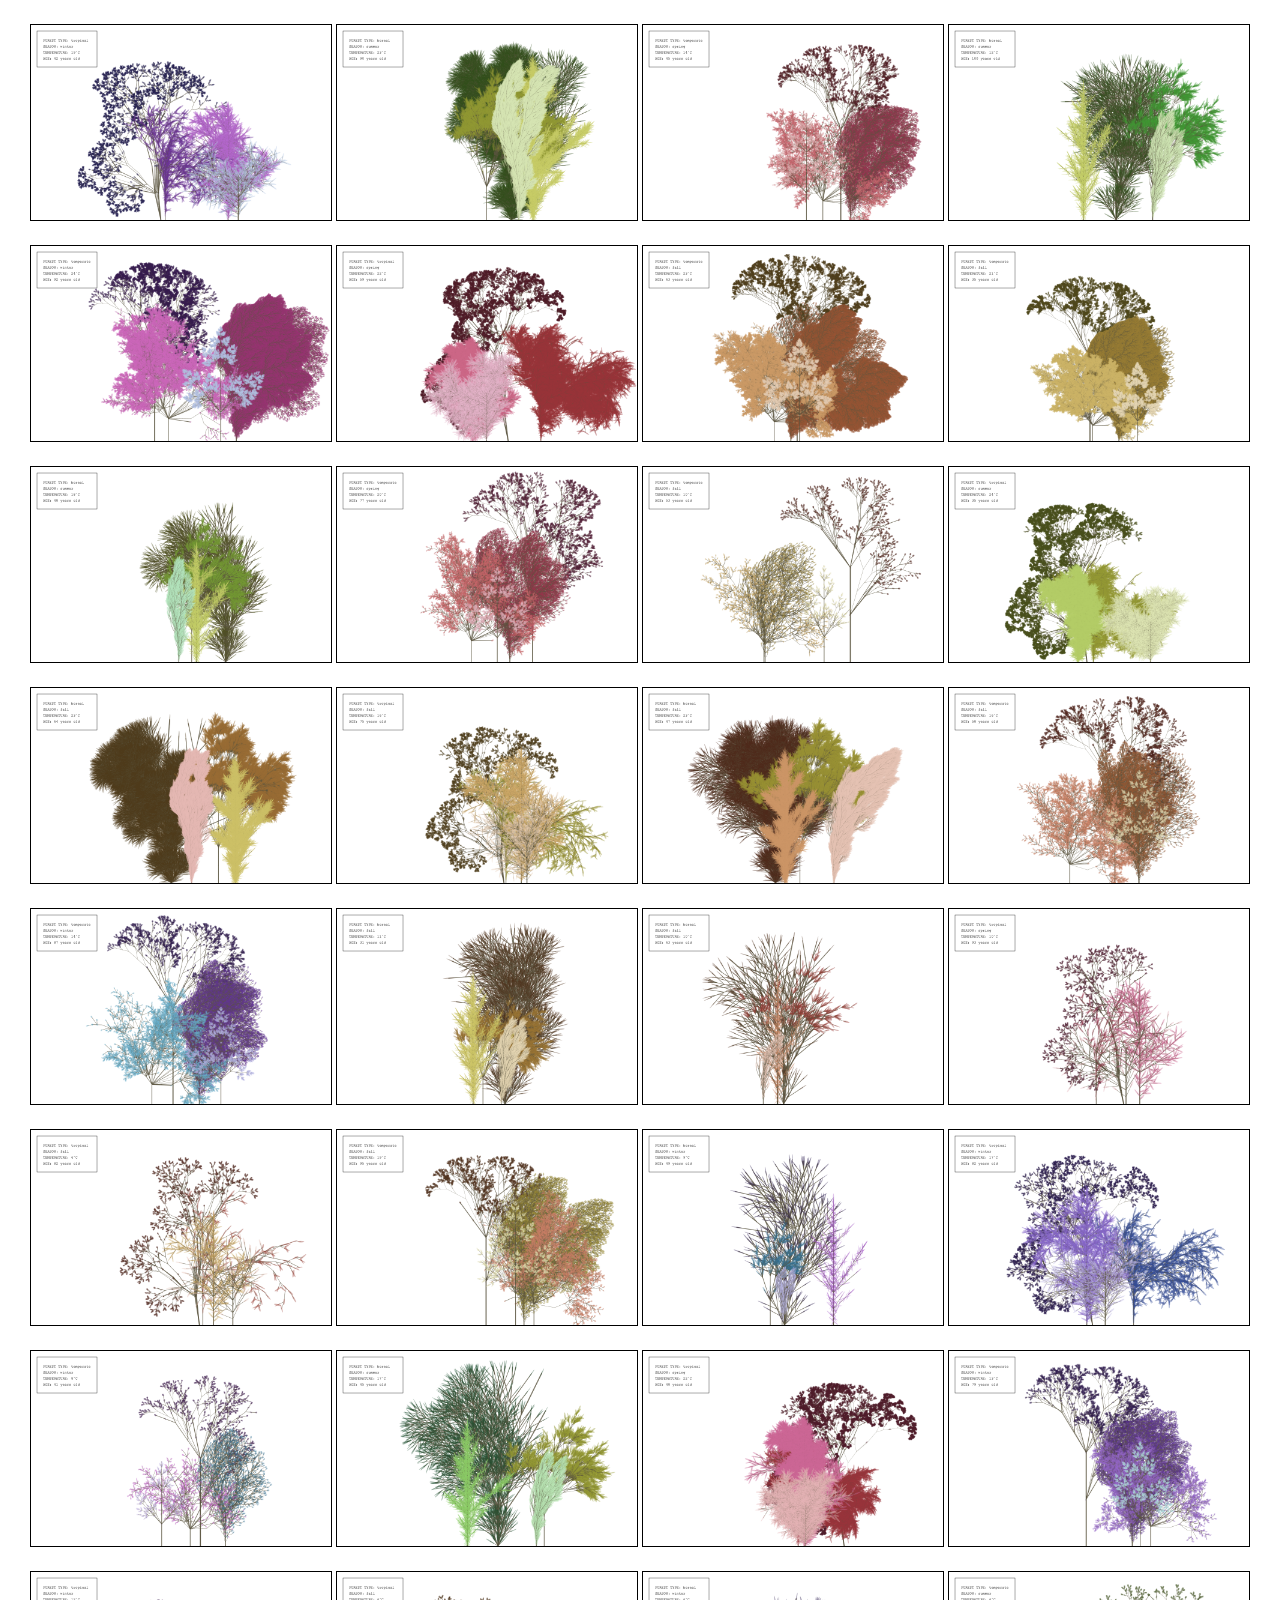
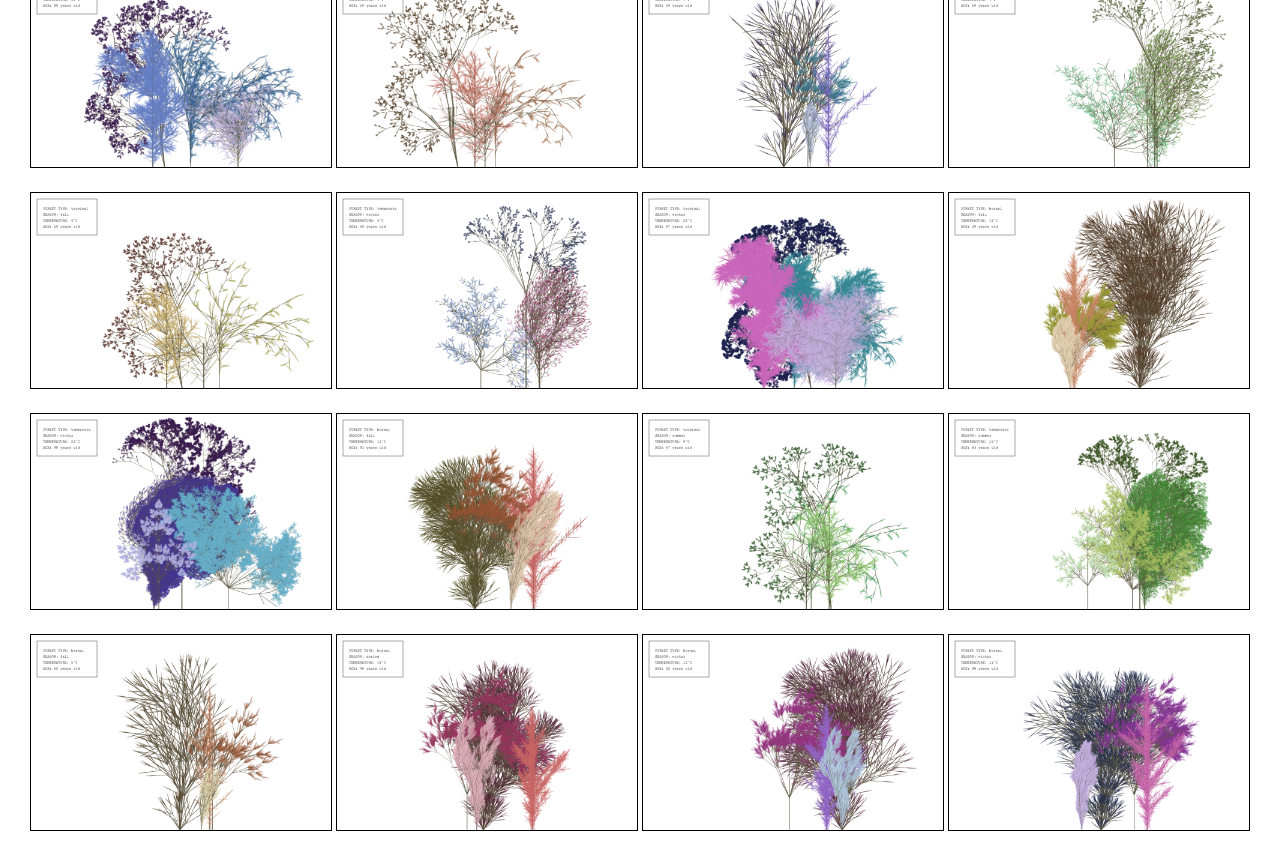
<file: arboretum/gallery.html>
<!DOCTYPE html>
<html lang="en">
  <head>
    <meta charset="utf-8" />
    <meta name="viewport" content="width=device-width, initial-scale=1.0">
    <title>Arboretum | Gallery</title>
    <link rel="stylesheet" type="text/css" href="style.css">
  </head>

  <div id="navigation">
    <a href="index.html"><img src="images/logo.png" style="height: 40px; width:auto;"></a>
    <div class="page-links">
        <a href="generator.html" class="link">Generator</a>
        <a href="gallery.html" class = "link" style="text-decoration: underline; text-underline-position: under;">Gallery</a>
    </div>
  </div>


  <div id="gallery"> 
  <!-- <span id="gallery-title"><span style = "font-size: 15px; font-style: italic;">click on thumbnail to view image</span></span> -->
  </div>


  <body>
    <script src="script.js"></script>

  </body>
</html>
</file>
<file: style.css>
@import url("https://fonts.googleapis.com/css2?family=DM+Sans:ital,wght@0,400;0,500;0,700;1,400;1,500;1,700&display=swap");


body{
    font-family: "DM Sans";
    background-color: rgb(238, 243, 253);
    margin: 0;
}

h1{
    margin:20px;
    margin-top: 55px;
    /* position: absolute;
    left:50%;
    transform: translateX(-100%);
    top: 55px; */
}

#header{
    position:fixed;
    width:20vw;
    height:100vh;
    border-right: solid black 5px;
}

#content{
    position:absolute;
    left:25vw;
    width:75vw;
    margin-top: 50px;
}

.post{
    margin-bottom: 50px;
    height:auto;
    width: 90%;
}

.metadata{
    font-size: 20px;

}


.post-image{
    width: 100%;
}

.post-image-small{
    width: 48%;
    margin-right: 1.5%;
    margin-bottom: 1.5%;
}

@media screen and (max-width: 800px){
    body{
        font-family: "DM Sans";
        background-color: rgb(238, 243, 253);
        margin: 0;
    }
    
    h1{
        position: absolute;
        left: 40px;
        top: 40px;
        margin:0px;
    }
    
    #header{
        position: absolute;
        width:100vw;
        height:120px;
        border:none;
        border-bottom: solid black 5px;
    }
    
    #content{
        position:absolute;
        left:0px;
        box-sizing: border-box;
        padding:40px;
        top:70px;
        width:100vw;
        margin-top: 50px;
    }
    
    .post{
        margin-bottom: 50px;
        height:auto;
        width: 90%;
    }
    
    .metadata{
        font-size: 20px;
    
    }
    
    .post-image{
        width: 100%;
    }

    .post-image-small{
        width: 100%;
    }

    
}
</file>
<file: arboretum/style.css>
html, body {
  margin: 0;
  padding: 0;
  font-family: monospace;
}

#navigation{
  display: flex;
  justify-content: space-between;
  padding: 30px;
  width: calc(100vw - 60px);
  /* position:fixed;  */
  z-index:1;
  border-bottom: 1px solid black;
  align-items: center;
}

.page-links{
  font-size: 16px;
  width: 200px;
  display: flex;
  justify-content: space-between;
  text-decoration: none;
  padding: 0;
}

.link{
  text-decoration: none;
  color: black;
  padding: 0;
}

.link:hover{
  text-decoration: underline;
  text-underline-position: under;
  cursor: pointer;
}

a:hover{
  cursor: pointer;
}

canvas {
  display: block;
}

#container{
  width: 100vw;
  /* position:absolute;
  top: 10vh; */
}

h1{
  font-size: 22px;
}

ul {
  list-style-type: none;
  padding:0;
  line-height: 10px;
}

li{
  margin-top: 20px;
}

#menu{
  border-right:1px solid black;
  width: auto;
  height: calc(650px - 60px);
  position: absolute;
  padding:30px;
}

#drawing{
  background-color: white;
  position: absolute;
  width: 80vw;
  left:20vw;
  display: flex;
  justify-content: center;
}

h2{
  top: 650px;
}

#gallery{
  position:absolute;
  top: 100px;
  width: calc(100vw - 60px);
  height:auto;
  display: flex;
  flex-wrap: wrap;
  padding: 30px;
  justify-content: space-between;
  align-content: space-around;
}

#gallery-title{
  width: 100vw;
  font-size: 20px;
  margin-bottom: 20px;
}

.thumbnail{
  width: 300px;
  height: auto;
  border: 0.5px solid black;
  margin-bottom: 20px;
}

button{
  font-family: 'Courier New', Courier, monospace;
  padding: 5px;
  background-color: transparent;
  border: 1px solid black;
}

button:hover{
  background-color: black;
  color: white;
  cursor: pointer;
}

select{
  font-family: 'Courier New', Courier, monospace;
  padding: 5px;
  background-color: transparent;
  border: 1px solid black;
}

#hero{
  height:auto;
  width: 100vw;
  position:absolute;
  z-index: -1;
  bottom:0px;
  opacity: 0.4;
}

p{
  margin-left: 30px;
  width: 50vw;
  font-size: 15px;
  position: absolute;
  bottom: 10vh;
  padding-bottom: 30px;
}
</file>
<file: shape/style.css>
html, body {
  margin: 0;
  padding: 0;
}

canvas {
  display: block;
}
</file>
